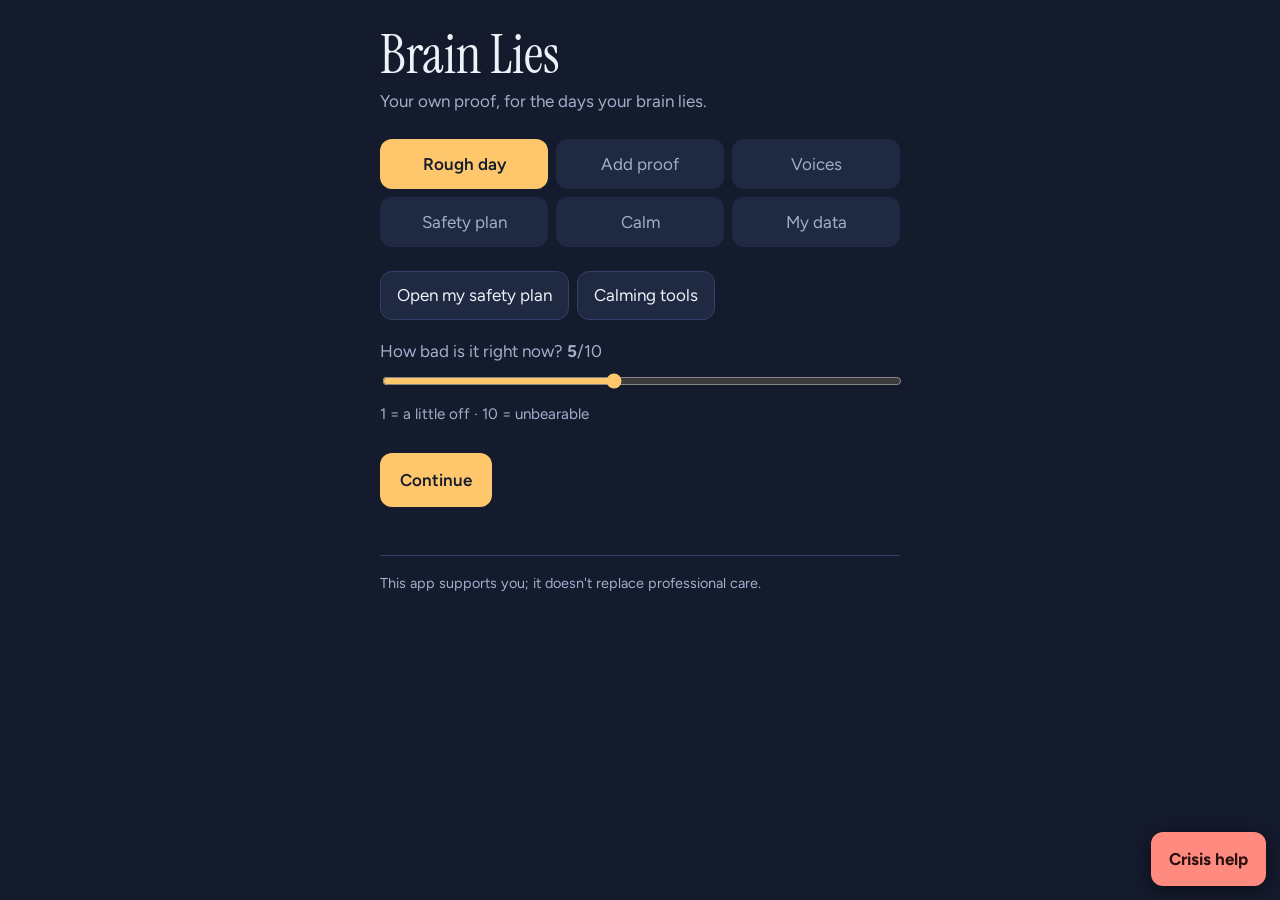
<file: index.html>
<!doctype html>
<html lang="en">
<head>
<meta charset="utf-8">
<meta name="viewport" content="width=device-width,initial-scale=1">
<title>Brain Lies</title>
<link rel="preconnect" href="https://fonts.googleapis.com">
<link href="https://fonts.googleapis.com/css2?family=Figtree:wght@400;600&family=Instrument+Serif&display=swap" rel="stylesheet">
<meta name="theme-color" content="#141B2D">
<link rel="manifest" href="manifest.json">
<link rel="icon" href="icon-192.png">
<link rel="stylesheet" href="style.css">
</head>
<body>
<main>
  <header>
    <h1>Brain Lies</h1>
    <p class="sub">Your own proof, for the days your brain lies.</p>
  </header>

  <nav>
    <button data-v="rough" class="on">Rough day</button>
    <button data-v="add">Add proof</button>
    <button data-v="voices">Voices</button>
    <button data-v="plan">Safety plan</button>
    <button data-v="calm">Calm</button>
    <button data-v="data">My data</button>
  </nav>

  <section id="rough" class="view">
    <div class="row"><button data-go="plan">Open my safety plan</button><button data-go="calm">Calming tools</button></div>
    <div id="sev">
      <label for="lvl">How bad is it right now? <b id="lvlv">5</b>/10</label>
      <input id="lvl" type="range" min="1" max="10" value="5">
      <p class="meta">1 = a little off &middot; 10 = unbearable</p>
      <button id="sevgo" class="main">Continue</button>
    </div>
    <div id="urgent" class="glow" hidden>
      <p id="urgtxt" class="big"></p>
      <button class="main" data-crisis>Get crisis help now</button>
      <div class="row"><button data-go="plan">Open my safety plan</button><button data-go="calm">Calming tools</button><button id="anyway">Show me proof anyway</button></div>
    </div>
    <p id="reason" class="meta reason" hidden></p>
    <div id="belief" hidden>
    <p>What is your mind telling you?</p>
    <div id="chips"></div>
    </div>
    <div id="stage" class="glow" hidden>
      <p id="meta" class="meta"></p>
      <p id="text" class="big"></p>
      <img id="photo" alt="Saved photo" hidden>
      <audio id="audio" controls hidden></audio>
      <button id="next" class="main">Show me another</button>
    </div>
    <p id="empty" hidden>Nothing saved yet. On a good day, open Add proof and save something here.</p>
  </section>

  <section id="add" class="view" hidden>
    <label for="tag">This proves</label>
    <select id="tag"></select>
    <p id="prompt" class="meta"></p>
    <label for="note">Write it down</label>
    <textarea id="note" rows="4" placeholder="What happened?"></textarea>
    <label for="pic">Photo</label>
    <input id="pic" type="file" accept="image/*">
    <label>Voice clip (up to 30 seconds)</label>
    <button id="rec" type="button">Record</button> <span id="recnote" class="meta"></span>
    <button id="save" class="main">Save proof</button>
    <p id="status" class="meta" role="status"></p>
  </section>

  <section id="voices" class="view" hidden>
    <p>Ask someone to leave you a note. It stays hidden until you have a rough day.</p>
    <label for="who">Your name</label>
    <input id="who" placeholder="Milo">
    <button id="link" class="main">Copy link to send</button>
    <p id="linkout" class="meta" role="status"></p>
    <label for="code">Paste the code they send back</label>
    <textarea id="code" rows="3"></textarea>
    <button id="import">Save their note</button>
    <p id="vcount" class="meta" role="status"></p>
  </section>

  <section id="plan" class="view" hidden>
    <p>Fill this in on a calm day, one step at a time. It stays on this device. Based on the Stanley-Brown Safety Planning Intervention.</p>
    <h2>1. My warning signs</h2>
    <textarea data-plan="warn" rows="3" aria-label="My warning signs" placeholder="Thoughts, feelings, or situations that tell me a hard time is starting"></textarea>
    <h2>2. Things that help me</h2>
    <textarea data-plan="help" rows="3" aria-label="Things that help me" placeholder="Music, a shower, a walk, a breathing exercise..."></textarea>
    <h2>3. Safe places and people who distract me</h2>
    <textarea data-plan="places" rows="3" aria-label="Safe places and people who distract me" placeholder="Where can I go to be around others, even without talking?"></textarea>
    <h2>4. People I can ask for help</h2>
    <p class="meta">Up to 3. Text sends: "Hi, I'm struggling right now. Can you check in on me?" Messenger copies that message, then you paste it.</p>
    <div id="contacts"></div>
    <h2>5. Crisis lines</h2>
    <button data-crisis>Open crisis lines</button>
    <h2>6. Making my space safer</h2>
    <textarea data-plan="space" rows="3" aria-label="Making my space safer" placeholder="What could I put out of reach, or ask someone to keep for a while? Who can help me do that?"></textarea>
    <h2>My reasons to stay</h2>
    <p class="meta">People, pets, goals, small things. Anything that is yours.</p>
    <ul id="rlist"></ul>
    <label for="rin" class="sr">Add a reason</label>
    <input id="rin" maxlength="200" placeholder="e.g. My dog, my sister, finishing school">
    <button id="radd" type="button">Add reason</button>
  </section>

  <section id="calm" class="view" hidden>
    <h2>Breathe</h2>
    <div id="orb" aria-hidden="true"></div>
    <p id="bl" class="big center">Ready when you are</p>
    <button id="bgo" class="main">Start breathing</button>

    <h2>5-4-3-2-1 grounding</h2>
    <p id="gtxt" class="big">Bring your attention to the room around you.</p>
    <button id="gnext">Start</button>

    <h2>Wait 15 minutes</h2>
    <p class="meta">Intense moments often pass. You only need to get through this one.</p>
    <p id="wclock" class="big">15:00</p>
    <p id="wmsg" class="meta" aria-live="polite"></p>
    <button id="wgo">Start the 15 minutes</button>
    <div id="wmore" class="row" hidden><button data-crisis class="main">Get crisis help</button><button data-go="plan">Open my safety plan</button></div>

    <h2>Soothing sounds</h2>
    <div class="row"><button id="rain">Rain</button><button id="ocean">Ocean</button><button id="sstop">Stop</button></div>

    <h2>A gentle distraction</h2>
    <p id="dtxt" class="big">Tap for one small thing to do.</p>
    <button id="dnext">Give me one</button>
  </section>

  <section id="data" class="view" hidden>
    <h2>Check-in history</h2>
    <p class="meta">Your last ratings from the Rough day screen. For you only. This is not a diagnosis.</p>
    <div id="hist" role="img" aria-label="Bar chart of your recent check-ins"></div>
    <p id="histsum" class="meta"></p>
    <h2>Backup</h2>
    <p class="meta">Everything is saved only on this device. Download a backup so you never lose it.</p>
    <button id="exp">Download backup</button>
    <label for="imp">Restore from a backup file</label>
    <input id="imp" type="file" accept="application/json">
    <p id="bres" class="meta" role="status"></p>
    <h2>Delete everything</h2>
    <button id="wipe" class="danger">Delete all my data</button>
  </section>

  <footer>This app supports you; it doesn't replace professional care.</footer>
</main>

<button class="sos" data-crisis>Crisis help</button>

<dialog id="crisis" aria-labelledby="ctitle">
  <div id="lview">
    <h2 id="ctitle">You are not alone</h2>
    <button id="dgo" class="danger">I'm in immediate danger</button>
    <a id="ecall" class="btn" href="#">Call emergency</a>
    <label for="country">My country</label>
    <select id="country"></select>
    <div id="lines"></div>
    <p class="meta">Numbers can change. Please verify them. More countries: <a href="https://findahelpline.com" target="_blank" rel="noopener">findahelpline.com</a></p>
  </div>
  <div id="dview" hidden>
    <h2>Get safe right now</h2>
    <a id="dcall" class="btn danger" href="#">Call emergency</a>
    <a id="dfriend" class="btn" href="#" hidden>Call my trusted person</a>
    <ul>
      <li>If you can't talk, stay on the line anyway.</li>
      <li>Move to where other people are, or tell someone near you.</li>
      <li>Put distance between you and anything you could use to hurt yourself.</li>
      <li>Go to the nearest emergency room if you can.</li>
      <li>Please don't be alone right now.</li>
    </ul>
    <button id="dback">Back to crisis lines</button>
  </div>
  <button id="cclose" class="main">Close</button>
</dialog>
<script src="app.js"></script>
</body>
</html>
</file>
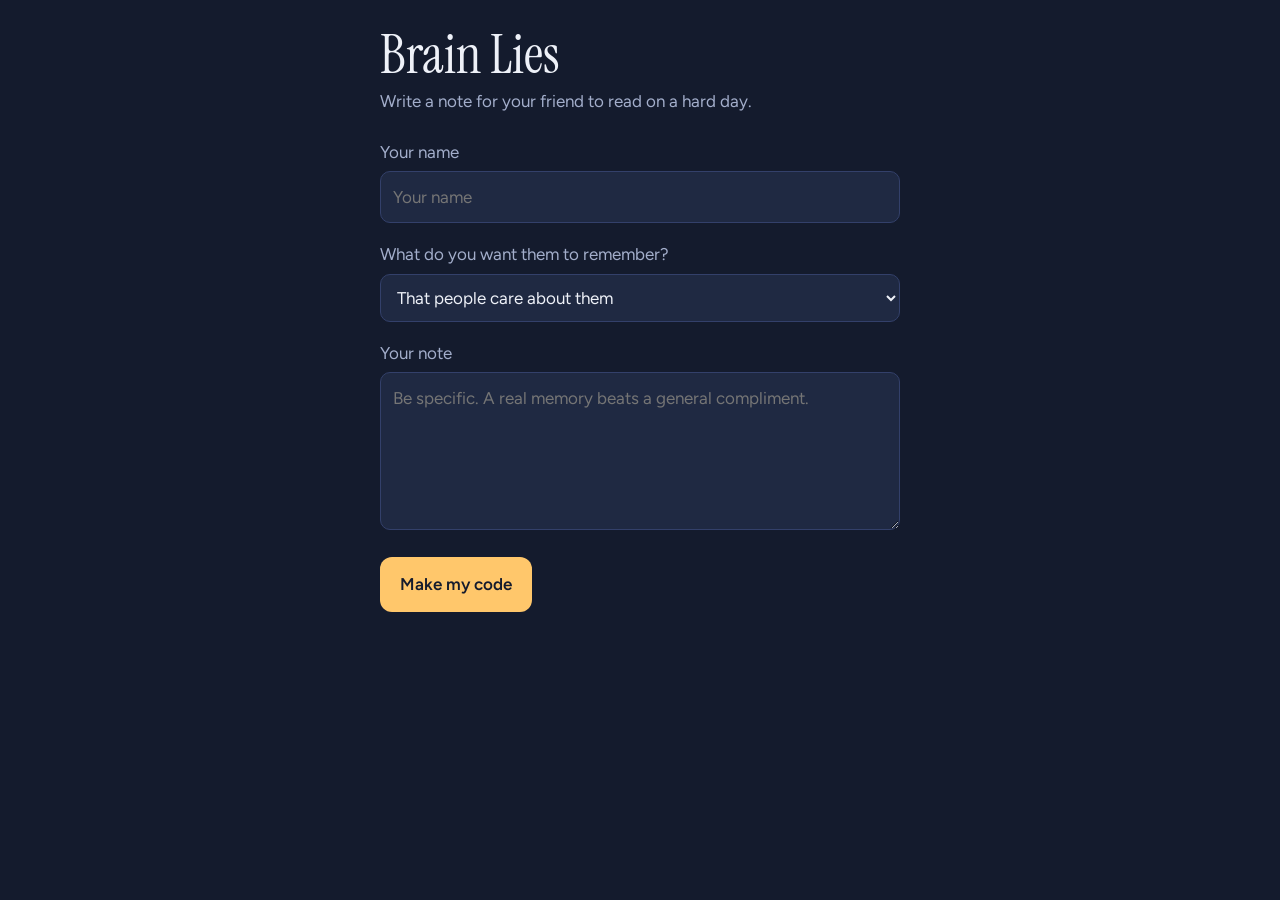
<file: write.html>
<!doctype html>
<html lang="en">
<head>
<meta charset="utf-8">
<meta name="viewport" content="width=device-width,initial-scale=1">
<title>Write a note | Brain Lies</title>
<link rel="preconnect" href="https://fonts.googleapis.com">
<link href="https://fonts.googleapis.com/css2?family=Figtree:wght@400;600&family=Instrument+Serif&display=swap" rel="stylesheet">
<link rel="stylesheet" href="style.css">
</head>
<body>
<main>
  <header>
    <h1>Brain Lies</h1>
    <p class="sub" id="intro"></p>
  </header>

  <label for="from">Your name</label>
  <input id="from" placeholder="Your name">

  <label for="kind">What do you want them to remember?</label>
  <select id="kind">
    <option value="care">That people care about them</option>
    <option value="burden">That they are not a burden</option>
    <option value="capable">What they are good at</option>
    <option value="failure">That they are not a failure</option>
    <option value="better">That things have gotten better before</option>
  </select>

  <label for="msg">Your note</label>
  <textarea id="msg" rows="5" maxlength="1000" placeholder="Be specific. A real memory beats a general compliment."></textarea>

  <button id="make" class="main">Make my code</button>

  <div id="done" hidden>
    <label for="out">Send this code back to <span id="to"></span></label>
    <textarea id="out" rows="4" readonly></textarea>
    <button id="copy">Copy code</button>
    <p class="meta" id="msgout" role="status"></p>
  </div>
</main>
<script>
const to = new URLSearchParams(location.search).get('to') || 'your friend';
document.getElementById('intro').textContent = 'Write a note for ' + to + ' to read on a hard day.';
document.getElementById('to').textContent = to;
document.getElementById('make').onclick = () => {
  const text = document.getElementById('msg').value.trim();
  if (!text) { document.getElementById('msg').focus(); return; }
  const data = { from: document.getElementById('from').value.trim(), text, tag: document.getElementById('kind').value };
  document.getElementById('out').value = btoa(encodeURIComponent(JSON.stringify(data)));
  document.getElementById('done').hidden = false;
};
document.getElementById('copy').onclick = async () => {
  const out = document.getElementById('out');
  out.select();
  try { await navigator.clipboard.writeText(out.value); document.getElementById('msgout').textContent = 'Copied. Paste it in a message to ' + to + '.'; }
  catch { document.getElementById('msgout').textContent = 'Select the code above and copy it.'; }
};
</script>
</body>
</html>
</file>
<file: style.css>
:root{--night:#141B2D;--dusk:#1F2942;--lamp:#FFC76B;--mist:#A3AECB;--ink:#EEF1F8;--sea:#7FD6C2}
*{box-sizing:border-box}
body{margin:0;background:var(--night);color:var(--ink);font:17px/1.55 'Figtree',system-ui,sans-serif}
main{max-width:560px;margin:0 auto;padding:28px 20px 40px}
h1{font:400 3.4rem/1 'Instrument Serif',Georgia,serif;margin:0}
.sub{color:var(--mist);margin:6px 0 24px}
nav{display:flex;gap:8px;margin-bottom:24px}
nav button{flex:1;background:var(--dusk);color:var(--mist);border:0;border-radius:12px;padding:12px 8px;font:inherit;cursor:pointer}
nav button.on{background:var(--lamp);color:var(--night);font-weight:600}
label{display:block;margin:18px 0 6px;color:var(--mist)}
input,select,textarea{width:100%;background:var(--dusk);color:var(--ink);border:1px solid #33406A;border-radius:10px;padding:12px;font:inherit}
button{font:inherit;cursor:pointer;border-radius:12px;border:1px solid #33406A;background:var(--dusk);color:var(--ink);padding:10px 16px}
button.main{background:var(--lamp);color:var(--night);border:0;font-weight:600;padding:14px 20px;margin-top:20px}
button:focus-visible,input:focus-visible,select:focus-visible,textarea:focus-visible,a:focus-visible{outline:3px solid var(--sea);outline-offset:2px}
#chips{display:flex;flex-direction:column;gap:10px;margin:14px 0}
#chips button{text-align:left;padding:16px;font-size:1.05rem}
#chips button:hover{border-color:var(--lamp)}
.glow{margin-top:20px;padding:28px 22px;border-radius:20px;background:radial-gradient(circle at 50% 0%,rgba(255,199,107,.28),transparent 70%),var(--dusk);box-shadow:0 0 60px rgba(255,199,107,.15)}
.big{font:400 1.7rem/1.35 'Instrument Serif',Georgia,serif;margin:8px 0 16px;white-space:pre-wrap}
.meta{color:var(--mist);font-size:.95rem;margin:6px 0}
img,audio{width:100%;border-radius:12px;margin:8px 0}
footer{margin-top:48px;padding-top:16px;border-top:1px solid #33406A;color:var(--mist);font-size:.9rem}
footer a{color:var(--sea)}
@media (prefers-reduced-motion:no-preference){.glow{animation:lit .9s ease-out}@keyframes lit{from{box-shadow:0 0 0 rgba(255,199,107,0)}}}

/* --- Safety + calm features --- */
nav{flex-wrap:wrap}
nav button{flex:1 1 30%}
main{padding-bottom:100px}
h2{font:400 1.5rem/1.2 'Instrument Serif',Georgia,serif;margin:28px 0 8px}
.row{display:flex;gap:8px;flex-wrap:wrap;margin:10px 0}
.sr{position:absolute;left:-9999px}
.center{text-align:center}
.card{background:var(--dusk);border:1px solid #33406A;border-radius:12px;padding:12px;margin:10px 0}
.card input{margin-bottom:8px}
.card .row{margin:4px 0 0}
a.btn,button.danger{display:inline-block;text-decoration:none;font:inherit;border-radius:12px;border:1px solid #33406A;background:var(--dusk);color:var(--ink);padding:12px 16px;margin:4px 0}
.danger{background:#FF8A80!important;color:#2a0f0f!important;font-weight:700;border:0!important}
.sos{position:fixed;right:14px;bottom:14px;z-index:5;background:#FF8A80;color:#2a0f0f;border:0;font-weight:700;padding:14px 18px;box-shadow:0 4px 20px rgba(0,0,0,.5)}
dialog{background:var(--night);color:var(--ink);border:1px solid #33406A;border-radius:20px;width:calc(100% - 32px);max-width:520px;max-height:90vh;padding:20px}
dialog::backdrop{background:rgba(5,8,16,.8)}
dialog a{color:var(--sea)}dialog a.btn{color:var(--ink)}dialog a.danger{color:#2a0f0f}
input[type=range]{padding:0;accent-color:var(--lamp)}
.reason{font-style:italic;color:var(--lamp)}
#plan ul,#dview ul{padding-left:20px}
#rlist li{margin:6px 0}
#orb{width:140px;height:140px;margin:20px auto;border-radius:50%;background:radial-gradient(circle,var(--sea),rgba(127,214,194,.25));box-shadow:0 0 40px rgba(127,214,194,.35)}

#hist{display:flex;align-items:flex-end;gap:4px;height:100px;border-bottom:1px solid #33406A}
#hist i{flex:1;background:var(--lamp);border-radius:4px 4px 0 0;min-height:4px}
</file>
